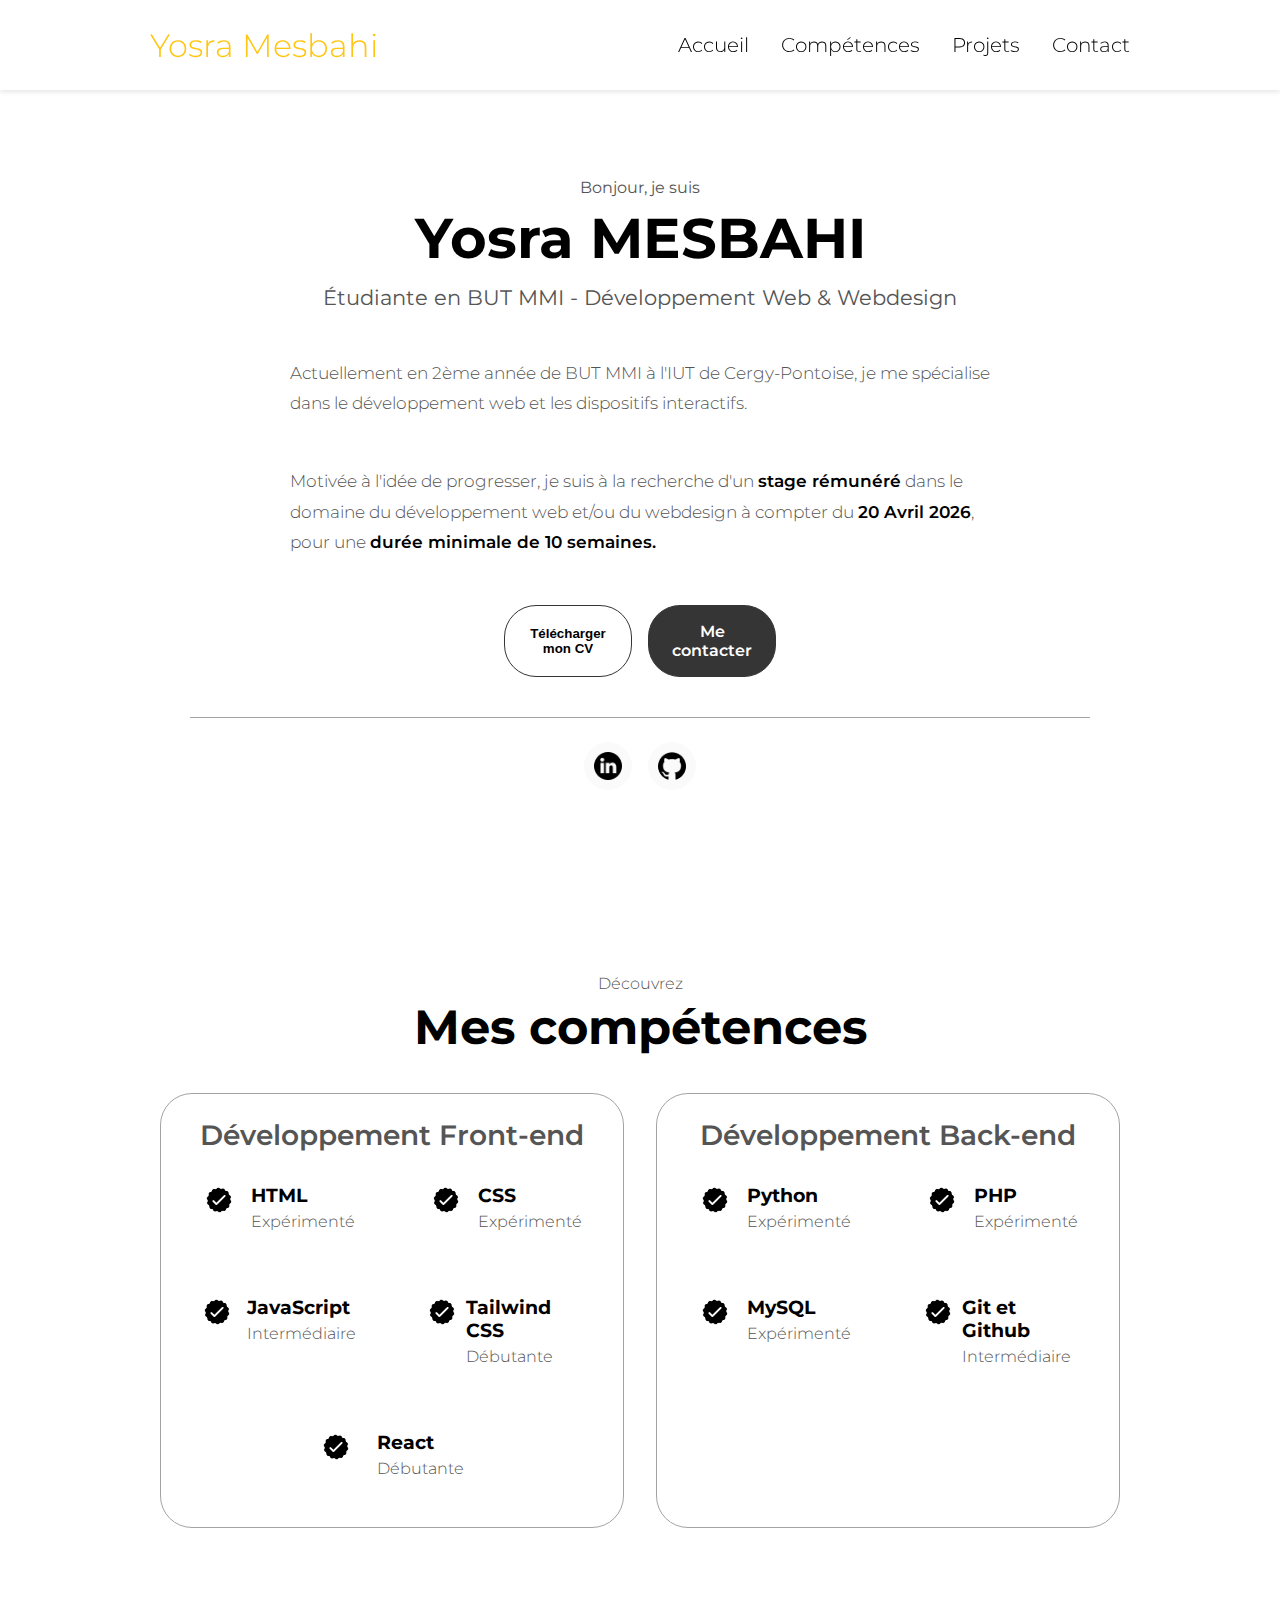
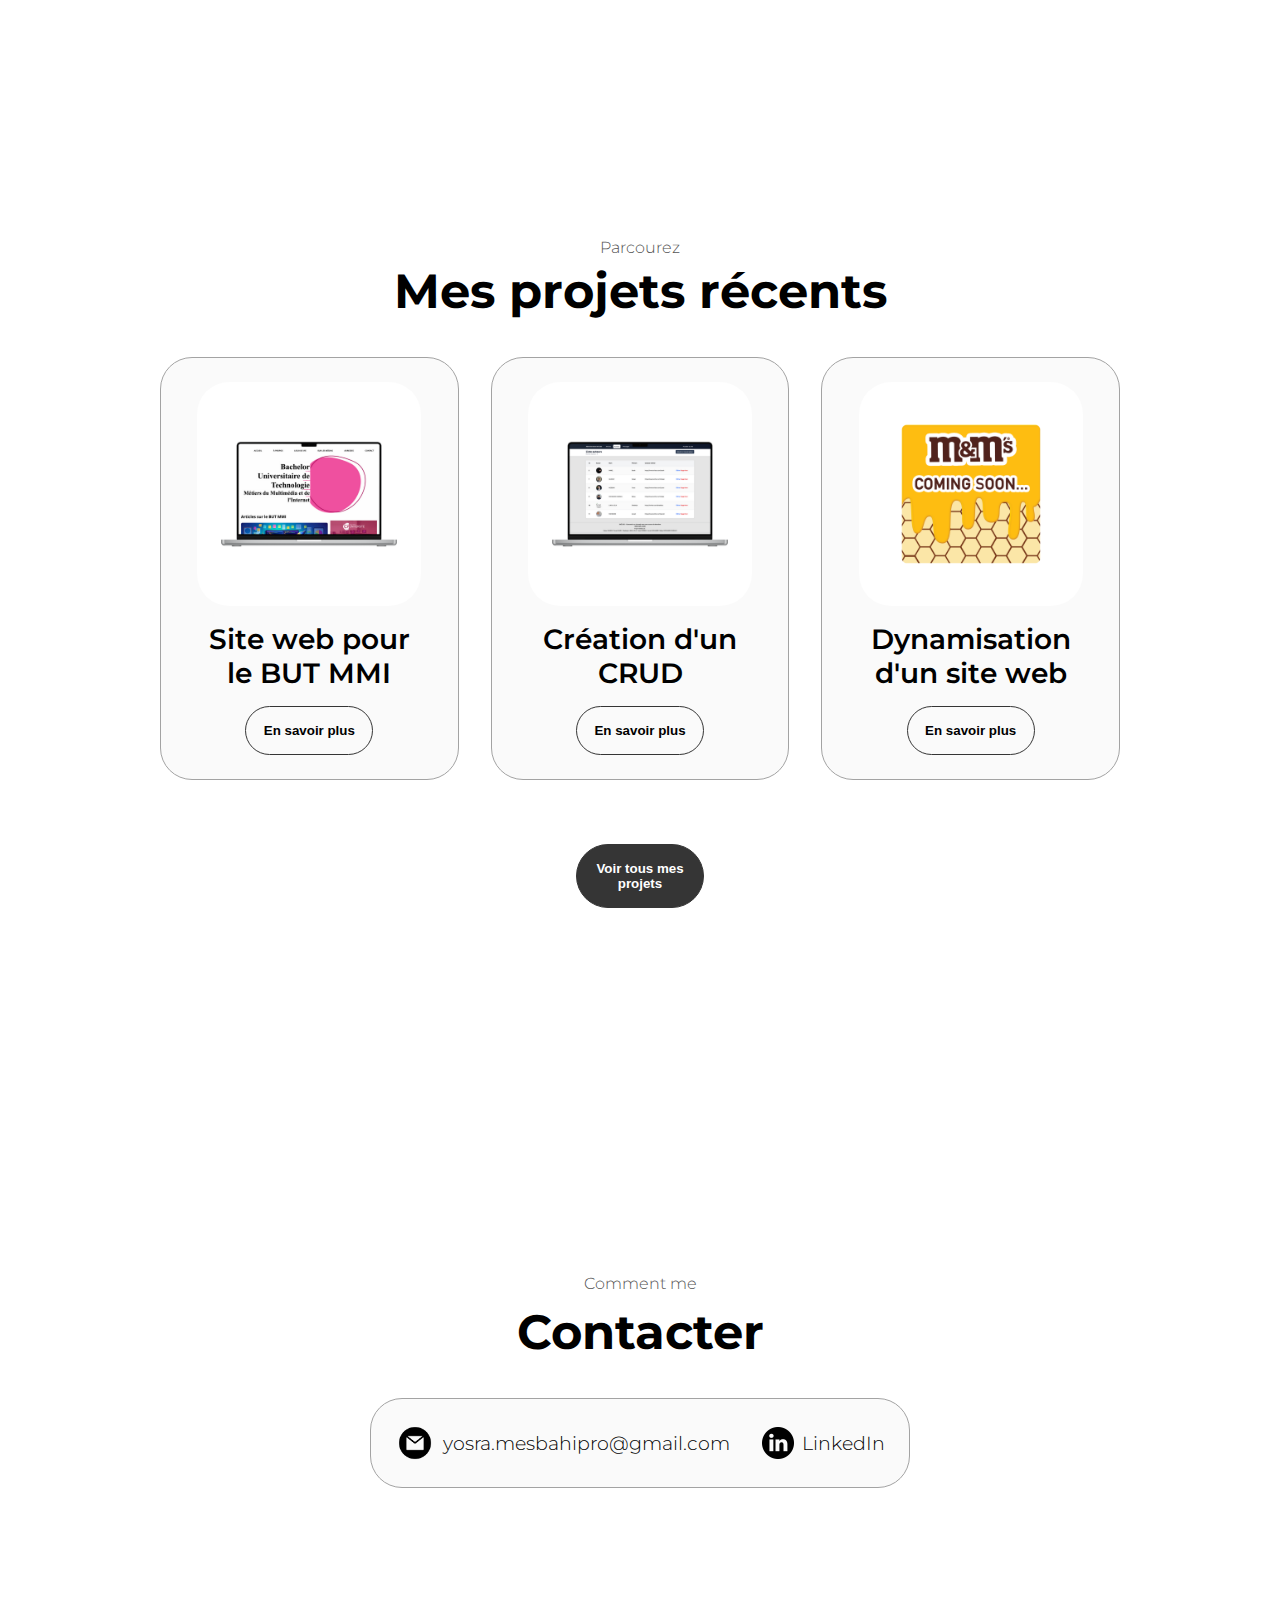
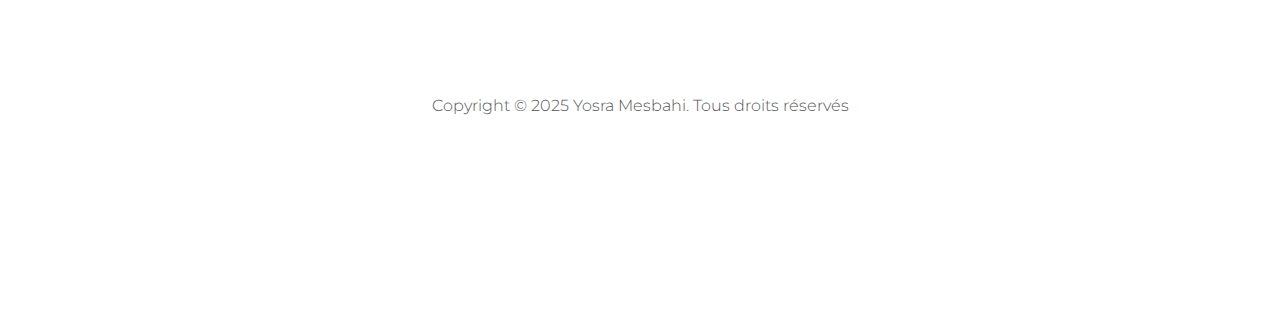
<file: index.html>
<!DOCTYPE html>
<html lang="fr">
  <head>
    <meta charset="UTF-8" />
    <meta name="viewport" content="width=device-width, initial-scale=1.0" />
    <meta
      name="description"
      content="Portfolio de Yosra Mesbahi, étudiante en BUT MMI. Découvrez mes projets en développement web et webdesign. Recherche de stage dès avril 2026."
    />
    <meta
      name="keywords"
      content="Yosra Mesbahi, développement web, webdesign, BUT MMI, portfolio, stage développeur front-end, IUT Cergy-Pontoise"
    />
    <meta name="author" content="Yosra Mesbahi" />

    <meta property="og:type" content="website" />
    <meta
      property="og:url"
      content="https://yosramesbahi.github.io/portfolio/"
    />
    <meta
      property="og:title"
      content="Yosra Mesbahi - Portfolio Étudiante BUT MMI"
    />
    <meta
      property="og:description"
      content="Développement web, design et projets créatifs. En recherche de stage pour avril 2026."
    />
    <meta
      property="og:image"
      content="https://yosramesbahi.github.io/portfolio/assets/image-profile.png"
    />

    <meta property="twitter:card" content="summary_large_image" />
    <meta property="twitter:title" content="Yosra Mesbahi - Portfolio" />
    <meta
      property="twitter:description"
      content="Découvrez mes compétences en développement web."
    />
    <meta
      property="twitter:image"
      content="https://yosramesbahi.github.io/portfolio/assets/image-profile.png"
    />
    <!-- Favicon -->
    <link rel="icon" type="image/x-icon" href="./assets/favicon.ico" />

    <title>Mon portfolio - Yosra Mesbahi</title>
    <link rel="stylesheet" href="style.css" />
    <link rel="stylesheet" href="mediaqueries.css" />
  </head>

  <body>
    <header>
      <nav id="desktop-nav">
        <div>
          <a href="index.html" class="logo"> Yosra Mesbahi</a>
        </div>
        <div>
          <ul class="nav-links">
            <li><a href="#profile">Accueil</a></li>
            <li><a href="#competences">Compétences</a></li>
            <li><a href="#projets">Projets</a></li>
            <li><a href="#contact">Contact</a></li>
          </ul>
        </div>
      </nav>
      <nav id="hamburger-nav">
        <div>
          <a href="index.html" class="logo"> Yosra Mesbahi</a>
        </div>
        <div class="hamburger-menu">
          <div class="hamburger-icon">
            <span></span>
            <span></span>
            <span></span>
          </div>
          <div class="menu-links">
            <ul>
              <li><a href="#profile">Accueil</a></li>
              <li><a href="#competences">Compétences</a></li>
              <li><a href="#projets">Projets</a></li>
              <li><a href="#contact">Contact</a></li>
            </ul>
          </div>
        </div>
      </nav>
    </header>

    <main id="main">
      <!-- ========== SECTION HERO FUSIONNÉE ========== -->
      <section id="profile">
        <div class="hero-container">
          <!-- En-tête -->
          <div class="hero-header">
            <p class="hero-greeting">Bonjour, je suis</p>
            <h1 class="hero-name">Yosra MESBAHI</h1>
            <p class="hero-title">
              Étudiante en BUT MMI - Développement Web & Webdesign
            </p>
          </div>

          <!-- Bio -->
          <p class="hero-bio">
            Actuellement en 2ème année de BUT MMI à l'IUT de Cergy-Pontoise, je
            me spécialise dans le développement web et les dispositifs
            interactifs.
          </p>

          <p class="hero-bio">
            Motivée à l'idée de progresser, je suis à la recherche d'un
            <strong> stage rémunéré</strong> dans le domaine du développement
            web et/ou du webdesign à compter du <strong>20 Avril 2026</strong>,
            pour une <strong>durée minimale de 10 semaines.</strong>
          </p>

          <!-- Boutons d'action -->
          <div class="hero-actions">
            <button class="btn btn-color-2" data-action="download-cv">
              Télécharger mon CV
            </button>
            <a href="#contact" class="btn btn-color-1"> Me contacter </a>
          </div>

          <!-- Réseaux sociaux -->
          <div class="hero-socials">
            <img
              src="./assets/linkedin.png"
              alt="Profil LinkedIn de Yosra Mesbahi"
              class="social-icon"
              data-social="linkedin"
            />
            <img
              src="./assets/github.png"
              alt="Profil GitHub de Yosra Mesbahi"
              class="social-icon"
              data-social="github"
            />
          </div>
        </div>
      </section>

      <!-- ========== SECTION COMPÉTENCES ========== -->
      <section id="competences">
        <p class="section__text__p1">Découvrez</p>
        <h2 class="title">Mes compétences</h2>
        <div class="experience-details-container">
          <div class="about-containers">
            <div class="details-container">
              <h3 class="experience-sub-title">Développement Front-end</h3>
              <div class="article-container">
                <article>
                  <img
                    src="./assets/checkmark.png"
                    alt="experience icon"
                    class="icon"
                  />
                  <div>
                    <h3>HTML</h3>
                    <p>Expérimenté</p>
                  </div>
                </article>
                <article>
                  <img
                    src="./assets/checkmark.png"
                    alt="experience icon"
                    class="icon"
                  />
                  <div>
                    <h3>CSS</h3>
                    <p>Expérimenté</p>
                  </div>
                </article>
                <article>
                  <img
                    src="./assets/checkmark.png"
                    alt="experience icon"
                    class="icon"
                  />
                  <div>
                    <h3>JavaScript</h3>
                    <p>Intermédiaire</p>
                  </div>
                </article>
                <article>
                  <img
                    src="./assets/checkmark.png"
                    alt="experience icon"
                    class="icon"
                  />
                  <div>
                    <h3>Tailwind CSS</h3>
                    <p>Débutante</p>
                  </div>
                </article>
                <article>
                  <img
                    src="./assets/checkmark.png"
                    alt="experience icon"
                    class="icon"
                  />
                  <div>
                    <h3>React</h3>
                    <p>Débutante</p>
                  </div>
                </article>
              </div>
            </div>
            <div class="details-container">
              <h3 class="experience-sub-title">Développement Back-end</h3>
              <div class="article-container">
                <article>
                  <img
                    src="./assets/checkmark.png"
                    alt="experience icon"
                    class="icon"
                  />
                  <div>
                    <h3>Python</h3>
                    <p>Expérimenté</p>
                  </div>
                </article>
                <article>
                  <img
                    src="./assets/checkmark.png"
                    alt="experience icon"
                    class="icon"
                  />
                  <div>
                    <h3>PHP</h3>
                    <p>Expérimenté</p>
                  </div>
                </article>
                <article>
                  <img
                    src="./assets/checkmark.png"
                    alt="experience icon"
                    class="icon"
                  />
                  <div>
                    <h3>MySQL</h3>
                    <p>Expérimenté</p>
                  </div>
                </article>
                <article>
                  <img
                    src="./assets/checkmark.png"
                    alt="experience icon"
                    class="icon"
                  />
                  <div>
                    <h3>Git et Github</h3>
                    <p>Intermédiaire</p>
                  </div>
                </article>
              </div>
            </div>
          </div>
        </div>
      </section>

      <!-- ========== SECTION PROJETS ========== -->
      <section id="projets">
        <p class="section__text__p1">Parcourez</p>
        <h2 class="title">Mes projets récents</h2>

        <div class="experience-details-container">
          <div class="about-containers">
            <!-- ========== PROJET 1 ========== -->
            <div class="details-container color-container">
              <div class="article-container">
                <img
                  src="./assets/Projet-1.png"
                  alt="Capture d'écran du site web BUT MMI"
                  class="project-img"
                />
              </div>
              <h3 class="experience-sub-title project-title">
                Site web pour le BUT MMI
              </h3>
              <button
                class="btn btn-color-2 btn-detail"
                data-project-id="1"
                aria-label="En savoir plus sur le projet Site web pour le BUT MMI"
              >
                En savoir plus
              </button>
            </div>

            <!-- ========== PROJET 2 ========== -->
            <div class="details-container color-container">
              <div class="article-container">
                <img
                  src="./assets/Projet-2.png"
                  alt="Capture d'écran du projet CRUD"
                  class="project-img"
                />
              </div>
              <h3 class="experience-sub-title project-title">
                Création d'un CRUD
              </h3>
              <button
                class="btn btn-color-2 btn-detail"
                data-project-id="2"
                aria-label="En savoir plus sur le projet Création d'un CRUD"
              >
                En savoir plus
              </button>
            </div>

            <!-- ========== PROJET 3 ========== -->
            <div class="details-container color-container">
              <div class="article-container">
                <img
                  src="./assets/Projet-3.png"
                  alt="Capture d'écran du site Mamba"
                  class="project-img"
                />
              </div>
              <h3 class="experience-sub-title project-title">
                Dynamisation d'un site web
              </h3>
              <button
                class="btn btn-color-2 btn-detail"
                data-project-id="3"
                aria-label="En savoir plus sur le projet Dynamisation d'un site web"
              >
                En savoir plus
              </button>
            </div>
          </div>
        </div>
        <button
          id="voir-projet"
          class="btn btn-color-1"
          data-action="voir-projets"
        >
          Voir tous mes projets
        </button>
      </section>

      <!-- ========== SECTION CONTACT ========== -->
      <section id="contact">
        <p class="section__text__p1">Comment me</p>
        <h2 class="title">Contacter</h2>
        <div class="contact-info-upper-container">
          <div class="contact-info-container">
            <img
              src="./assets/email.png"
              alt="Icône email"
              class="icon contact-icon email-icon"
            />
            <p class="p-contact">
              <a href="mailto:yosra.mesbahipro@gmail.com"
                >yosra.mesbahipro@gmail.com</a
              >
            </p>
          </div>
          <div class="contact-info-container">
            <img
              src="./assets/linkedin.png"
              alt="Icône LinkedIn"
              class="icon contact-icon"
            />
            <p class="p-contact">
              <a
                href="https://www.linkedin.com/in/yosra-mesbahi"
                target="_blank"
                rel="noopener noreferrer"
                >LinkedIn</a
              >
            </p>
          </div>
        </div>
      </section>
    </main>

    <footer>
      <p>Copyright © 2025 Yosra Mesbahi. Tous droits réservés</p>
    </footer>

    <script src="script.js"></script>
    <div id="modal-placeholder"></div>
  </body>
</html>
</file>
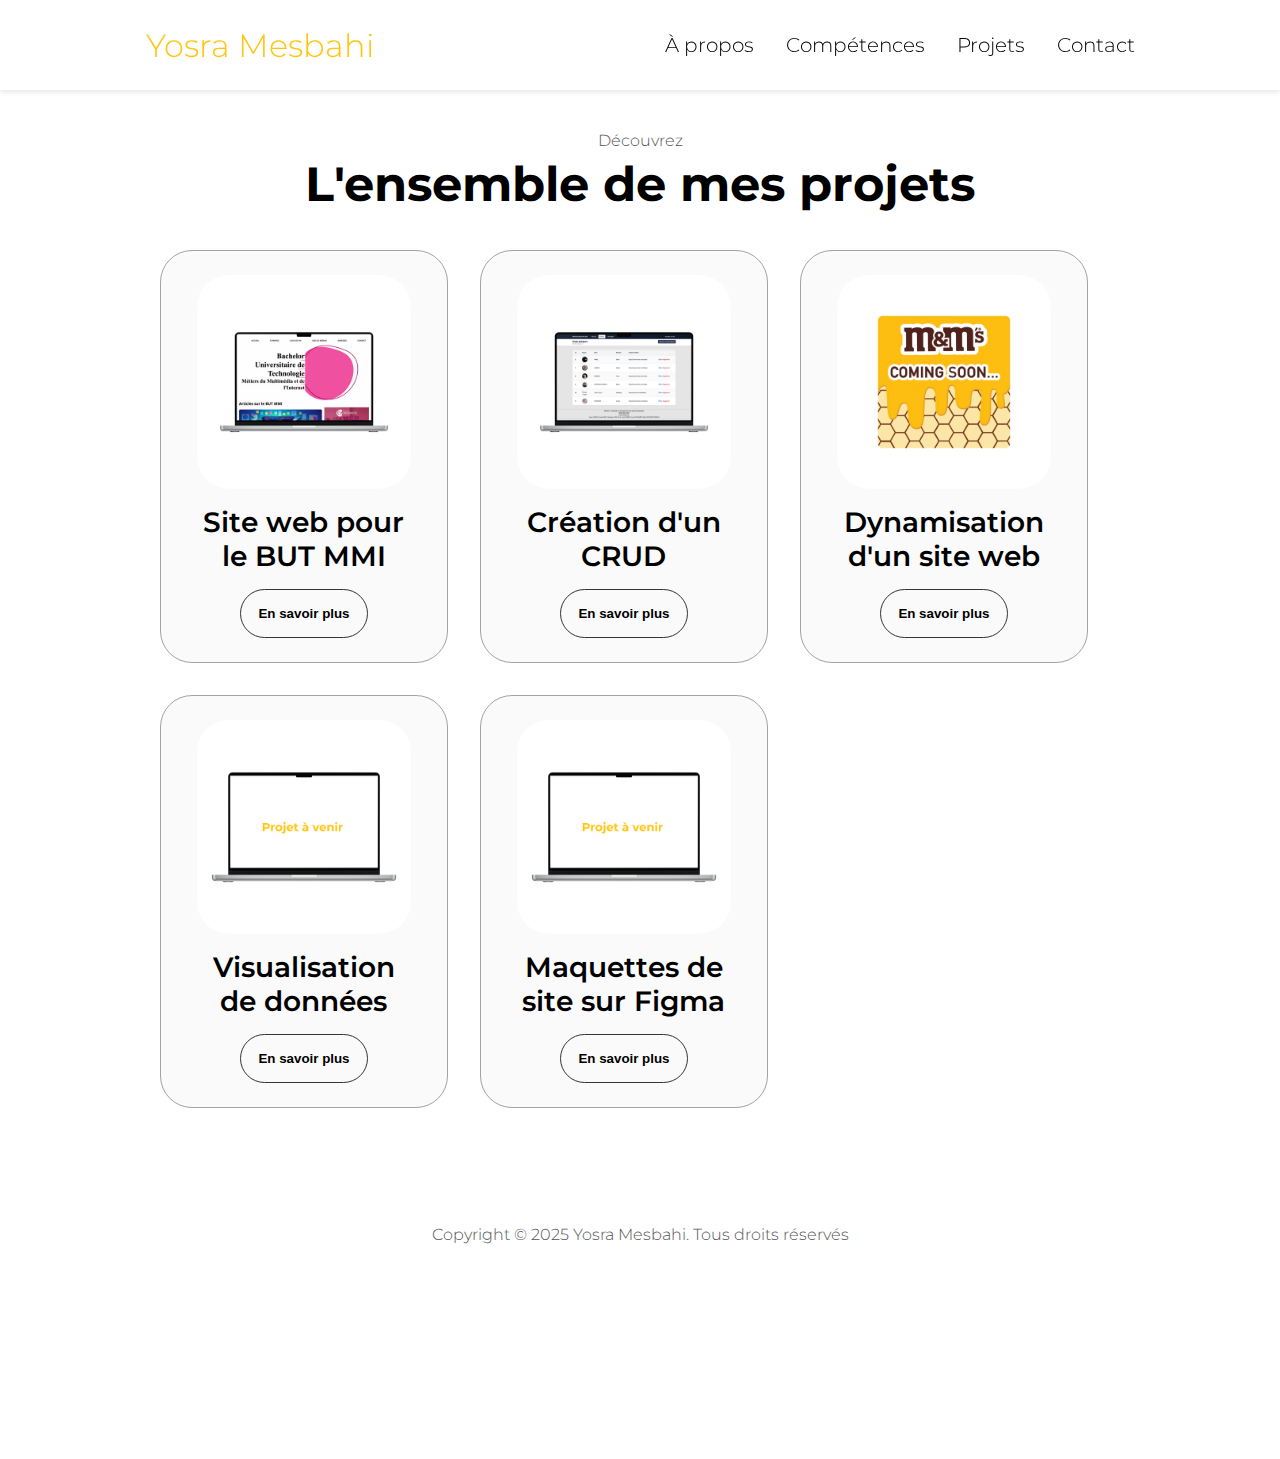
<file: projets.html>
<!DOCTYPE html>
<html lang="fr">
  <head>
    <meta charset="UTF-8" />
    <meta name="viewport" content="width=device-width, initial-scale=1.0" />
    <meta
      name="description"
      content="Portfolio de Yosra Mesbahi, étudiante en BUT MMI. Découvrez mes projets en développement web et webdesign. Recherche de stage dès avril 2026."
    />
    <meta
      name="keywords"
      content="Yosra Mesbahi, développement web, webdesign, BUT MMI, portfolio, stage développeur front-end, IUT Cergy-Pontoise"
    />
    <meta name="author" content="Yosra Mesbahi" />

    <meta property="og:type" content="website" />
    <meta property="og:url" content="https://yosramesbahi.github.io/portfolio/" />
    <meta
      property="og:title"
      content="Yosra Mesbahi - Portfolio Étudiante BUT MMI"
    />
    <meta
      property="og:description"
      content="Développement web, design et projets créatifs. En recherche de stage pour avril 2026."
    />
    <meta
      property="og:image"
      content="https://yosramesbahi.fr/assets/image-profile.png"
    />

    <meta property="twitter:card" content="summary_large_image" />
    <meta property="twitter:title" content="Yosra Mesbahi - Portfolio" />
    <meta
      property="twitter:description"
      content="Découvrez mes compétences en développement web."
    />
    <meta
      property="twitter:image"
      content="https://votre-site.com/assets/image-profile.png"
    />
    <!-- Favicon -->
    <link rel="icon" type="image/x-icon" href="./assets/favicon.ico" />

    <title>Mes Projets - Yosra Mesbahi</title>
    <link rel="stylesheet" href="style.css" />
    <link rel="stylesheet" href="mediaqueries.css" />
  </head>

  <body>
    <header>
      <nav id="desktop-nav">
        <div>
          <a href="index.html" class="logo"> Yosra Mesbahi</a>
        </div>
        <div>
          <ul class="nav-links">
            <li><a href="index.html#apropos">À propos</a></li>
            <li><a href="index.html#competences">Compétences</a></li>
            <li><a href="projets.html">Projets</a></li>
            <li><a href="index.html#contact">Contact</a></li>
          </ul>
        </div>
      </nav>
      <nav id="hamburger-nav">
        <div>
          <a href="index.html" class="logo"> Yosra Mesbahi</a>
        </div>
        <div class="hamburger-menu">
          <div class="hamburger-icon">
            <span></span>
            <span></span>
            <span></span>
          </div>
          <div class="menu-links">
            <ul>
              <li><a href="index.html#apropos">À propos</a></li>
              <li><a href="index.html#competences">Compétences</a></li>
              <li><a href="projets.html">Projets</a></li>
              <li><a href="index.html#contact">Contact</a></li>
            </ul>
          </div>
        </div>
      </nav>
    </header>

    <main id="main">
      <section id="all-projets">
        <p class="section__text__p1">Découvrez</p>
        <h1 class="title">L'ensemble de mes projets</h1>

        <div class="experience-details-container">
          <div class="about-containers" id="all-projects-grid">
            <!-- ========== PROJET 1 ========== -->
            <div class="details-container color-container">
              <div class="article-container">
                <img
                  src="./assets/Projet-1.png"
                  alt="Capture d'écran du site web BUT MMI"
                  class="project-img"
                />
              </div>
              <h2 class="experience-sub-title project-title">
                Site web pour le BUT MMI
              </h2>
              <button class="btn btn-color-2 btn-detail" data-project-id="1" aria-label="En savoir plus sur le projet Site web pour le BUT MMI">
                En savoir plus
              </button>
            </div>

            <!-- ========== PROJET 2 ========== -->
            <div class="details-container color-container">
              <div class="article-container">
                <img
                  src="./assets/Projet-2.png"
                  alt="Capture d'écran du projet CRUD"
                  class="project-img"
                />
              </div>
              <h2 class="experience-sub-title project-title">
                Création d'un CRUD
              </h2>
              <button class="btn btn-color-2 btn-detail" data-project-id="2" aria-label="En savoir plus sur le projet Création d'un CRUD">
                En savoir plus
              </button>
            </div>

            <!-- ========== PROJET 3 ========== -->
            <div class="details-container color-container">
              <div class="article-container">
                <img
                  src="./assets/Projet-3.png"
                  alt="Capture d'écran du site Mamba"
                  class="project-img"
                />
              </div>
              <h2 class="experience-sub-title project-title">
                Dynamisation d'un site web
              </h2>
              <button class="btn btn-color-2 btn-detail" data-project-id="3" aria-label="En savoir plus sur le projet Dynamisation d'un site web">
                En savoir plus
              </button>
            </div>

            <!-- ========== PROJET 4 ========== -->
            <div class="details-container color-container">
              <div class="article-container">
                <img
                  src="./assets/avenir.png"
                  alt="Projet à venir - Visualisation de données"
                  class="project-img"
                />
              </div>
              <h2 class="experience-sub-title project-title">
                Visualisation de données
              </h2>
              <button class="btn btn-color-2 btn-detail" data-project-id="4"aria-label="En savoir plus sur le projet Visualisation de données">
                En savoir plus
              </button>
            </div>

            <!-- ========== PROJET 5 ========== -->
            <div class="details-container color-container">
              <div class="article-container">
                <img
                  src="./assets/avenir.png"
                  alt="Projet à venir - Maquettes Figma"
                  class="project-img"
                />
              </div>
              <h2 class="experience-sub-title project-title">
                Maquettes de site sur Figma
              </h2>
              <button class="btn btn-color-2 btn-detail" data-project-id="5" aria-label="En savoir plus sur le projet Maquettes de site sur Figma">
                En savoir plus
              </button>
            </div>
          </div>
        </div>
      </section>
    </main>
    <footer>
      <p>Copyright © 2025 Yosra Mesbahi. Tous droits réservés</p>
    </footer>
    <script src="script.js"></script>
    <div id="modal-placeholder"></div>
  </body>
</html>
</file>
<file: style.css>
/* ============= IMPORTS ============= */
@import url('https://fonts.googleapis.com/css2?family=Montserrat:wght@300;400;500;600&display=swap');

/* ============= VARIABLES CSS ============= */
:root {
    /* Couleurs */
    --color-primary: #FFC50F;
    --color-text: rgb(85, 85, 85);
    --color-dark: rgb(53, 53, 53);
    --color-border: rgb(163, 163, 163);
    --color-bg-light: rgb(250, 250, 250);
    --color-white: rgb(255, 255, 255);
    --color-black: rgb(0, 0, 0);
    
    /* Espacements */
    --gap-sm: 0.5rem;
    --gap-md: 1rem;
    --gap-lg: 2rem;
    --gap-xl: 4rem;
    --gap-xxl: 5rem;
    
    /* Marges */
    --margin-sm: 1rem;
    --margin-md: 2rem;
    --margin-lg: 5rem;
    --margin-xl: 10rem;
    
    /* Paddings */
    --padding-sm: 0.5rem;
    --padding-md: 1rem;
    --padding-lg: 1.5rem;
    
    /* Border */
    --border-width: 0.1rem;
    --border-radius-sm: 1rem;
    --border-radius-md: 2rem;
    --border-style: solid;
    
    /* Transitions */
    --transition-fast: all 300ms ease;
    --transition-smooth: all 0.3s ease-in-out;
    
    /* Tailles */
    --icon-size: 2rem;
    --icon-size-lg: 2.5rem;
    --profile-img-size: 400px;
    --btn-width: 8rem;
    --btn-padding: 1rem;
    
    /* Hauteurs sections */
    --nav-height: 10vh;
    --section-height: 96vh;
    --profile-height: 83vh;
    --contact-height: 70vh;
    --footer-height: 26vh;
    
    /* Font sizes */
    --font-sm: 1rem;
    --font-md: 1.25rem;
    --font-lg: 1.75rem;
    --font-xl: 2rem;
    --font-xxl: 3rem;
}

/* ============= RESET ============= */
* {
    margin: 0;
    padding: 0;
    box-sizing: border-box;
}

html {
    scroll-behavior: smooth;
}

body {
    font-family: "Montserrat", sans-serif;
    font-optical-sizing: auto;
    font-weight: 300;
    font-style: normal;
    padding-top: var(--nav-height);
}

/* ============= TYPOGRAPHIE ============= */
p {
    color: var(--color-text);
    margin-top: 5px;
    margin-bottom: 25px;
}

a {
    color: var(--color-black);
    text-decoration: none;
    text-decoration-color: var(--color-white);
    transition: var(--transition-fast);
}

a:hover {
    color: var(--color-primary);
}

.title {
    font-size: var(--font-xxl);
    text-align: center;
    margin-top: 5px;
    margin-bottom: 5px;
}

.section__text__p1 {
    text-align: center;
    margin-top: 5px;
    margin-bottom: 5px;
}

.section__text__p2 {
    font-size: var(--font-lg);
    margin-bottom: var(--margin-sm);
}

.bold {
    font-weight: 600;
}

/* ============= NAVIGATION DESKTOP ============= */
nav {
    display: flex;
    justify-content: space-around;
    align-items: center;
    height: var(--nav-height);
    position: fixed;
    top: 0;
    width: 100%;
    background-color: var(--color-white);
    z-index: 1000;
    box-shadow: 0 2px 5px rgba(0, 0, 0, 0.1);
}

.nav-links {
    display: flex;
    gap: var(--gap-lg);
    list-style: none;
    font-size: var(--font-md);
}

.logo {
    font-size: var(--font-xl);
    color: var(--color-primary);
}

.logo:hover {
    cursor: default;
}

/* ============= NAVIGATION HAMBURGER ============= */
#hamburger-nav {
    display: none;
}

.hamburger-menu {
    position: relative;
    display: inline-block;
}

.hamburger-icon {
    display: flex;
    flex-direction: column;
    justify-content: space-between;
    height: 24px;
    width: 30px;
    cursor: pointer;
}

.hamburger-icon span {
    width: 100%;
    height: 2px;
    background-color: var(--color-black);
    transition: var(--transition-smooth);
}

.menu-links {
    position: absolute;
    top: 100%;
    right: 0;
    background-color: var(--color-white);
    width: fit-content;
    max-height: 0;
    overflow: hidden;
    transition: var(--transition-smooth);
}

.menu-links li {
    list-style: none;
}

.menu-links a {
    display: block;
    padding: 10px;
    text-align: center;
    font-size: var(--font-md);
    color: var(--color-black);
    transition: var(--transition-smooth);
}

.menu-links.open {
    max-height: 300px;
}

.hamburger-icon.open span:first-child {
    transform: rotate(45deg) translate(10px, 5px);
}

.hamburger-icon.open span:nth-child(2) {
    opacity: 0;
}

.hamburger-icon.open span:last-child {
    transform: rotate(-45deg) translate(10px, -5px);
}

/* ============= SECTIONS ============= */
section {
    padding-top: 4vh;
    height: var(--section-height);
    margin: 0 var(--margin-xl);
    min-height: fit-content;
}

#all-projets {
    min-height: auto;
    height: auto;
    padding-bottom: 3rem;
}

.section-container {
    display: flex;
    gap: var(--gap-xl);
    height: 80%;
}

/* ============= HERO SECTION (PROFILE + À PROPOS FUSIONNÉS) ============= */
#profile {
    display: flex;
    justify-content: center;
    align-items: center;
    height: auto;
    min-height: var(--profile-height);
}

.hero-container {
    max-width: 900px;
    margin: 0 auto;
    text-align: center;
    padding: 2rem 0;
    width: 100%;
}

/* En-tête */
.hero-header {
    margin-bottom: 3rem;
}

.hero-greeting {
    font-size: var(--font-sm);
    color: var(--color-text);
    margin-bottom: var(--gap-sm);
    font-weight: 400;
}

.hero-name {
    font-size: 3.5rem;
    font-weight: 700;
    color: var(--color-black);
    margin-bottom: 0.8rem;
    line-height: 1.2;
}

.hero-title {
    font-size: 1.3rem;
    color: var(--color-text);
    font-weight: 400;
}

/* Bio */
.hero-bio {
    font-size: 1.05rem;
    color: var(--color-text);
    line-height: 1.8;
    margin-bottom: 3rem;
    max-width: 700px;
    margin-left: auto;
    margin-right: auto;
    text-align: left;
}

.hero-bio strong {
    color: var(--color-black);
    font-weight: 600;
}

/* Actions */
.hero-actions {
    display: flex;
    justify-content: center;
    gap: var(--gap-md);
    margin-bottom: 2.5rem;
}

/* Réseaux sociaux */
.hero-socials {
    display: flex;
    justify-content: center;
    gap: var(--gap-md);
    padding-top: var(--padding-lg);
    border-top: var(--border-width) solid var(--color-border);
}

.social-icon {
    width: 48px;
    height: 48px;
    cursor: pointer;
    transition: var(--transition-fast);
    padding: 0.6rem;
    border-radius: 50%;
    background: var(--color-bg-light);
}

.social-icon:hover {
    background: var(--color-primary);
    transform: translateY(-3px);
}

/* Animations */
@keyframes fadeInUp {
    from {
        opacity: 0;
        transform: translateY(20px);
    }
    to {
        opacity: 1;
        transform: translateY(0);
    }
}

.hero-container > * {
    animation: fadeInUp 0.6s ease-out backwards;
}

.hero-header { animation-delay: 0.1s; }
.hero-cta { animation-delay: 0.3s; }
.hero-bio { animation-delay: 0.4s; }
.hero-actions { animation-delay: 0.5s; }
.hero-socials { animation-delay: 0.6s; }

/* ============= ICONS ============= */
.icon {
    cursor: pointer;
    height: var(--icon-size);
}

.icon:hover{
  transform: scale(1.1);
  opacity: 0.8;
}

.arrow {
    position: absolute;
    right: -5rem;
    bottom: 2.5rem;
}

article .icon {
    cursor: default;
}

/* ============= BUTTONS ============= */
.btn-container {
    display: flex;
    justify-content: center;
    gap: var(--gap-md);
}

.btn {
    font-weight: 600;
    transition: var(--transition-fast);
    padding: var(--btn-padding);
    width: var(--btn-width);
    border-radius: var(--border-radius-md);
    cursor: pointer;
}

.btn-color-1,
.btn-color-2 {
    border: var(--border-width) var(--border-style) var(--color-dark);
}

.btn-color-1,
.btn-color-2:hover {
    background: var(--color-dark);
    color: var(--color-white);
}

.btn-color-1:hover {
    background: var(--color-black);
}

.btn-color-2 {
    background: none;
}

.btn-color-2:hover {
    border: var(--border-width) var(--border-style) var(--color-white);
}

.btn.disabled {
    opacity: 0.5;
    cursor: not-allowed;
    background: var(--color-border);
    color: var(--color-white);
    border-color: var(--color-border);
}

.btn.disabled:hover {
    background: var(--color-border);
    border-color: var(--color-border);
}

/* ============= ABOUT CONTAINERS ============= */
.about-containers {
    display: flex;
    gap: var(--gap-lg);
    margin-bottom: var(--margin-md);
    margin-top: var(--margin-md);
}

.about-details-container {
    display: flex;
    justify-content: center;
    flex-direction: column;
}

.details-container {
    padding: var(--padding-lg);
    flex: 1;
    background: var(--color-white);
    border-radius: var(--border-radius-md);
    border: var(--border-width) var(--border-style) var(--color-dark);
    border-color: var(--color-border);
    text-align: center;
}

.text-container p {
    margin-bottom: 0;
}

/* ============= EXPERIENCE/SKILLS SECTION ============= */
#competences {
    position: relative;
}

.experience-sub-title {
    color: var(--color-text);
    font-weight: 600;
    font-size: var(--font-lg);
    margin-bottom: var(--margin-md);
}

.experience-details-container {
    display: flex;
    justify-content: center;
    flex-direction: column;
}

.article-container {
    display: flex;
    text-align: initial;
    flex-wrap: wrap;
    flex-direction: row;
    gap: 2.5rem;
    justify-content: space-around;
}

article {
    display: flex;
    width: 10rem;
    justify-content: space-around;
    gap: var(--gap-sm);
}

/* ============= PROJECTS SECTION ============= */
#projets {
    position: relative;
}

.color-container {
    border-color: var(--color-border);
    background: var(--color-bg-light);
}

.project-img {
    border-radius: var(--border-radius-md);
    width: 90%;
    height: 90%;
}

.project-title {
    margin: var(--margin-sm);
    color: var(--color-black);
}

.project-btn {
    color: var(--color-black);
    border-color: var(--color-border);
}

/* Style spécial pour les boutons "En savoir plus" */
.project-btn.btn-color-1 {
    background-color: var(--color-bg-light);
    color: var(--color-black);
    border: var(--border-width) var(--border-style) var(--color-border);
    transition: var(--transition-fast);
}

.project-btn.btn-color-1:hover {
    background-color: var(--color-bg-light);
    color: var(--color-primary);
    border-color: var(--color-border);
}

#voir-projet {
    margin-top: var(--margin-md);
    margin-bottom: var(--margin-md);
    display: block;
    margin-left: auto;
    margin-right: auto;
}

/* Page tous les projets */
#all-projets .about-containers {
    justify-content: flex-start;
    flex-wrap: wrap;
    gap: var(--gap-lg);
}

#all-projets .details-container {
    flex: 0 0 calc(33.333% - var(--gap-lg));
    max-width: calc(33.333% - var(--gap-lg));
}

#all-projets {
    min-height: 100vh;
    padding-bottom: var(--margin-lg);
}

/* ============= CONTACT SECTION ============= */
#contact {
    display: flex;
    justify-content: center;
    flex-direction: column;
    height: var(--contact-height);
}

.contact-info-upper-container {
    display: flex;
    justify-content: center;
    border-radius: var(--border-radius-md);
    border: var(--border-width) var(--border-style) var(--color-dark);
    border-color: var(--color-border);
    background: var(--color-bg-light);
    margin: var(--margin-md) auto;
    padding: var(--padding-sm);
}

.contact-info-container {
    display: flex;
    align-items: center;
    justify-content: center;
    gap: var(--gap-sm);
    margin: var(--margin-sm);
}

.contact-info-container p {
    font-size: larger;
    margin: 0;
}

.contact-icon {
    cursor: default;
}

.email-icon {
    height: var(--icon-size-lg);
}

/* ============= FOOTER ============= */
footer {
    height: var(--footer-height);
    margin: 0 var(--margin-sm);
}

footer p {
    text-align: center;
}

footer nav {
    height: fit-content;
}

/* ============= SYSTÈME DE MODALES V2 - STYLE AMÉLIORÉ ============= */

/* Container principal */
.modal-overlay {
  position: fixed;
  top: 0;
  left: 0;
  width: 100%;
  height: 100%;
  z-index: 9999;
  
  /* Caché par défaut */
  opacity: 0;
  visibility: hidden;
  pointer-events: none;
  
  /* Transitions fluides */
  transition: opacity 0.3s ease, visibility 0.3s ease;
  
  /* Centrage */
  display: flex;
  align-items: center;
  justify-content: center;
  padding: 1rem;
  
  /* Scroll interne si contenu trop long */
  overflow-y: auto;
}

/* État ouvert */
.modal-overlay.active {
  opacity: 1;
  visibility: visible;
  pointer-events: auto;
}

/* Backdrop (fond sombre cliquable) */
.modal-backdrop {
  position: fixed;
  top: 0;
  left: 0;
  width: 100%;
  height: 100%;
  background-color: rgba(0, 0, 0, 0.85);
  z-index: -1;
  cursor: pointer;
}

/* Boîte modale */
.modal-box {
  background-color: var(--color-white);
  border-radius: var(--border-radius-md);
  border: var(--border-width) var(--border-style) var(--color-border);
  max-width: 700px;
  width: 100%;
  max-height: 85vh;
  overflow-y: auto;
  position: relative;
  padding: 2.5rem;
  
  /* Animation d'entrée */
  transform: scale(0.9) translateY(20px);
  transition: transform 0.3s cubic-bezier(0.34, 1.56, 0.64, 1);
  
  /* Ombre portée subtile */
  box-shadow: 0 10px 40px rgba(0, 0, 0, 0.2);
  
  /* Focus visible */
  outline: none;
}

.modal-overlay.active .modal-box {
  transform: scale(1) translateY(0);
}

/* Bouton fermer */
.modal-close {
  position: absolute;
  top: 1rem;
  right: 1rem;
  width: 44px;
  height: 44px;
  
  /* Reset styles button */
  background: var(--color-bg-light);
  border: 2px solid var(--color-border);
  border-radius: 50%;
  
  font-size: 1.8rem;
  color: var(--color-text);
  cursor: pointer;
  
  display: flex;
  align-items: center;
  justify-content: center;
  
  transition: all 0.3s ease;
  
  /* Accessibilité */
  z-index: 10;
}

.modal-close:hover,
.modal-close:focus {
  background-color: var(--color-primary);
  border-color: var(--color-primary);
  color: var(--color-white);
  transform: rotate(90deg);
  outline: 2px solid var(--color-primary);
  outline-offset: 2px;
}

/* Contenu de la modale */
.modal-content-wrapper {
  display: flex;
  flex-direction: column;
  gap: 1.5rem;
}

/* Image modale - CACHÉE */
.modal-img {
  display: none !important;
}

/* Titre de la modale */
.modal-content-wrapper h2 {
  color: var(--color-black);
  font-size: 1.8rem;
  border-bottom: 3px solid var(--color-primary);
  padding-bottom: 0.5rem;
  margin: 0;
  margin-bottom: 1rem;
}

/* Description */
.modal-text {
  color: var(--color-text);
  line-height: 1.8;
  margin: 0;
  text-align: left;
}

/* Section Technologies */
.modal-tech {
  display: flex;
  flex-direction: column;
  gap: 0.8rem;
  padding: 1rem;
  background-color: var(--color-bg-light);
  border-radius: var(--border-radius-sm);
  border: 1px solid var(--color-border);
}

.modal-tech strong {
  color: var(--color-dark);
  font-size: 1.1rem;
  display: block;
  margin-bottom: 0.3rem;
}

#modal-tech-badges {
  display: flex;
  flex-wrap: wrap;
  gap: 0.5rem;
}

.tech-badge {
  display: inline-block;
  padding: 0.4rem 0.9rem;
  background-color: var(--color-white);
  border: 2px solid var(--color-border);
  border-radius: var(--border-radius-md);
  font-size: 0.9rem;
  color: var(--color-dark);
  font-weight: 500;
  transition: var(--transition-fast);
}

.tech-badge:hover {
  border-color: var(--color-primary);
  color: var(--color-primary);
  transform: translateY(-2px);
}

/* Section Compétences */
.modal-competences {
  display: flex;
  flex-direction: column;
  gap: 0.8rem;
  padding: 1rem;
  background-color: var(--color-bg-light);
  border-radius: var(--border-radius-sm);
  border: 1px solid var(--color-border);
}

.modal-competences strong {
  color: var(--color-dark);
  font-size: 1.1rem;
  display: block;
  margin-bottom: 0.5rem;
}

#modal-skills-list {
  margin: 0;
  padding-left: 0;
  list-style: none;
}

.modal-competences li {
  color: var(--color-text);
  line-height: 2;
  padding-left: 1.8rem;
  position: relative;
}

.modal-competences li::before {
  content: "✓";
  position: absolute;
  left: 0;
  color: var(--color-primary);
  font-weight: bold;
  font-size: 1.3rem;
}

/* Boutons actions */
.modal-buttons {
  display: flex;
  gap: var(--gap-md);
  margin-top: 1rem;
  padding-top: 1rem;
  border-top: 1px solid var(--color-border);
}

.modal-buttons .btn {
  flex: 1;
  text-align: center;
  text-decoration: none;
  display: inline-flex;
  align-items: center;
  justify-content: center;
  min-height: 44px;
}

/* Message projet en cours */
.modal-buttons p {
  width: 100%;
  text-align: center;
  color: var(--color-text);
  font-style: italic;
  margin: 0;
  padding: 1rem;
  background-color: var(--color-bg-light);
  border-radius: var(--border-radius-sm);
}

/* Gestion du scroll body quand modale ouverte */
body.modal-open {
  overflow: hidden;
  padding-right: var(--scrollbar-width, 0);
}

/* Scrollbar personnalisée pour la modale */
.modal-box::-webkit-scrollbar {
  width: 8px;
}

.modal-box::-webkit-scrollbar-track {
  background: var(--color-bg-light);
  border-radius: var(--border-radius-sm);
}

.modal-box::-webkit-scrollbar-thumb {
  background: var(--color-border);
  border-radius: var(--border-radius-sm);
}

.modal-box::-webkit-scrollbar-thumb:hover {
  background: var(--color-primary);
}

/* ============= RESPONSIVE MODALES ============= */

@media screen and (max-width: 768px) {
  .modal-box {
    padding: 2rem 1.5rem;
    max-height: 90vh;
    max-width: 95%;
  }
  
  .modal-close {
    top: 0.75rem;
    right: 0.75rem;
    width: 40px;
    height: 40px;
    font-size: 1.6rem;
  }
  
  .modal-content-wrapper h2 {
    font-size: 1.5rem;
    padding-right: 2.5rem; /* Éviter chevauchement avec bouton X */
  }
  
  .modal-tech,
  .modal-competences {
    padding: 0.8rem;
  }
}

@media screen and (max-width: 600px) {
  .modal-overlay {
    padding: 0.5rem;
  }
  
  .modal-box {
    padding: 1.5rem 1rem;
    max-width: 100%;
  }
  
  .modal-close {
    top: 0.5rem;
    right: 0.5rem;
    width: 36px;
    height: 36px;
    font-size: 1.4rem;
  }
  
  .modal-content-wrapper {
    gap: 1.2rem;
  }
  
  .modal-content-wrapper h2 {
    font-size: 1.3rem;
  }
  
  .modal-text {
    font-size: 0.95rem;
  }
  
  .modal-buttons {
    flex-direction: column;
    gap: 0.8rem;
  }
  
  .modal-buttons .btn {
    width: 100%;
  }
  
  .tech-badge {
    font-size: 0.85rem;
    padding: 0.3rem 0.7rem;
  }
  
  .modal-competences li {
    font-size: 0.95rem;
    line-height: 1.8;
  }
}

@media screen and (max-width: 480px) {
  .modal-box {
    padding: 1.2rem 0.8rem;
    border-radius: var(--border-radius-sm);
  }
  
  .modal-content-wrapper h2 {
    font-size: 1.2rem;
    padding-bottom: 0.4rem;
  }
  
  .modal-tech strong,
  .modal-competences strong {
    font-size: 1rem;
  }
}
</file>
<file: mediaqueries.css>
/* ============= MEDIA QUERIES OPTIMISÉES ============= */

/* ========== GRAND ÉCRAN (1400px et moins) ========== */
@media screen and (max-width: 1400px) {
    #profile {
        height: auto;
        min-height: 83vh;
        margin-bottom: 6rem;
    }
    
    .about-containers {
        flex-wrap: wrap;
    }
}

/* ========== DESKTOP MOYEN (1200px et moins) ========== */
@media screen and (max-width: 1200px) {
    /* Navigation */
    #desktop-nav {
        display: none;
    }
    
    #hamburger-nav {
        display: flex;
    }
    
    /* Sections */
    section {
        margin: 0 7%;
    }
    
    .arrow {
        display: none;
    }
    
    section, .section-container {
        height: fit-content;
    }
    
    #experience, .experience-details-container {
        margin-top: 2rem;
    }
}

/* ========== TABLETTE LARGE (992px et moins) ========== */
@media screen and (max-width: 992px) {
    /* Sections */
    section {
        margin: 0 5%;
    }
    
    /* Grid projets : passage à 2 colonnes */
    #all-projets .details-container {
        flex: 0 0 calc(50% - var(--gap-lg));
        max-width: calc(50% - var(--gap-lg));
    }
    
    /* Section projets page index : 3 cartes en 2-1 */
    #projets .about-containers {
        justify-content: flex-start;
    }
    
    #projets .details-container {
        flex: 0 0 calc(50% - var(--gap-lg));
        max-width: calc(50% - var(--gap-lg));
        min-width: calc(50% - var(--gap-lg));
    }
    
    /* Compétences */
    .article-container {
        gap: 2rem;
    }
    
    article {
        width: 9rem;
    }
    
    /* About */
    .about-containers {
        gap: 1.5rem;
    }
}

/* ========== TABLETTE (768px et moins) ========== */
@media screen and (max-width: 768px) {
    /* Typographie progressive */
    .title {
        font-size: 2.5rem;
    }
    
    .section__text__p2 {
        font-size: 1.5rem;
    }
    
    .logo {
        font-size: 1.75rem;
    }
    
    /* Sections */
    section {
        margin: 0 4%;
        padding-top: 3vh;
    }
    
    /* Profile / Hero */
    #profile {
        height: auto;
        min-height: 70vh;
        margin-bottom: 4rem;
    }
    
    /* Hero Section */
    .hero-name {
        font-size: 2.5rem;
    }
    
    .hero-title {
        font-size: 1.1rem;
    }
    
    .hero-cta {
        padding: 2rem 1.5rem;
    }
    
    .cta-main {
        font-size: 1.3rem;
    }
    
    .cta-details {
        flex-direction: column;
        gap: 1rem;
        text-align: center;
    }
    
    .hero-bio {
        font-size: 1rem;
        text-align: left;
        padding: 0 1rem;
    }
    
    .hero-actions {
        flex-direction: column;
        gap: 0.8rem;
        padding: 0 1rem;
    }
    
    .hero-actions .btn {
        width: 100%;
    }
    
    /* Projets page index : passage à 1 colonne */
    #projets .details-container {
        flex: 0 0 100%;
        max-width: 450px;
        margin: 0 auto;
    }
    
    #projets .about-containers {
        justify-content: center;
        gap: 2rem;
    }
    
    /* Boutons */
    .btn-container {
        flex-direction: column;
        align-items: center;
    }
    
    .btn {
        width: 12rem;
    }
    
    /* Contact */
    .contact-info-upper-container {
        flex-direction: column;
        gap: 1rem;
        padding: 1.5rem;
    }
    
    .contact-info-container {
        width: 100%;
        margin: 0.5rem 0;
    }
    
    /* Compétences */
    .experience-sub-title {
        font-size: 1.5rem;
    }
    
    .article-container {
        gap: 1.5rem;
        justify-content: center;
    }
}

/* ========== MOBILE LARGE (600px et moins) ========== */
@media screen and (max-width: 600px) {
    /* Typographie */
    .title {
        font-size: 2rem;
    }
    
    .section__text__p2 {
        font-size: 1.25rem;
    }
    
    .logo {
        font-size: 1.5rem;
    }
    
    .experience-sub-title {
        font-size: 1.25rem;
    }
    
    .contact-info-container, .nav-links li a {
        font-size: 1rem;
    }
    
    /* Navigation */
    .nav-links {
        flex-direction: column;
        gap: 0.5rem;
        text-align: center;
    }
    
    /* Sections */
    section {
        margin: 0 5%;
    }
    
    #profile {
        height: auto;
        min-height: 75vh;
        margin-bottom: 2rem;
    }
    
    /* Hero Section */
    .hero-container {
        padding: 1rem 0;
    }
    
    .hero-header {
        margin-bottom: 2rem;
    }
    
    #contact, footer {
        height: auto;
        min-height: 40vh;
    }
    
    footer nav {
        height: fit-content;
        margin-bottom: 2rem;
    }
    
    /* Grid projets : 1 colonne sur mobile */
    #all-projets .details-container,
    #projets .details-container {
        flex: 0 0 100%;
        max-width: 100%;
    }
    
    .about-containers, 
    .contact-info-upper-container, 
    .btn-container {
        flex-wrap: wrap;
    }
    
    .contact-info-container {
        margin: 0;
    }
    
    /* Compétences */
    article {
        width: 100%;
        max-width: 10rem;
        font-size: 1rem;
    }
    
    /* Boutons */
    .btn {
        width: 100%;
        max-width: 15rem;
    }
}

/* ========== MOBILE MOYEN (480px et moins) ========== */
@media screen and (max-width: 480px) {
    /* Typographie */
    .title {
        font-size: 1.75rem;
    }
    
    .section__text__p1 {
        font-size: 0.95rem;
    }
    
    .section__text__p2 {
        font-size: 1.1rem;
    }
    
    .experience-sub-title {
        font-size: 1.15rem;
    }
    
    /* Sections */
    section {
        margin: 0 4%;
        padding-top: 2vh;
    }
    
    #profile {
        min-height: 70vh;
        margin-bottom: 1.5rem;
    }
    
    /* Hero Section */
    .hero-name {
        font-size: 2rem;
    }
    
    .hero-title {
        font-size: 1rem;
    }
    
    .cta-badge {
        font-size: 0.75rem;
        padding: 0.4rem 1rem;
    }
    
    .cta-main {
        font-size: 1.15rem;
    }
    
    .hero-bio {
        font-size: 0.95rem;
    }
    
    .social-icon {
        width: 44px;
        height: 44px;
    }
    
    /* Navigation */
    .logo {
        font-size: 1.3rem;
    }
    
    /* Compétences */
    .article-container {
        gap: 1rem;
    }
    
    article {
        width: 100%;
        max-width: 8rem;
        font-size: 0.9rem;
    }
    
    /* Projets */
    .project-img {
        width: 100%;
        height: auto;
    }
    
    .project-title {
        font-size: 1.1rem;
        margin: 0.75rem;
    }
    
    #voir-projet {
        margin-top: 1.5rem;
        margin-bottom: 1.5rem;
    }
    
    /* Contact */
    .contact-info-container p {
        font-size: 0.95rem;
    }
    
    .email-icon {
        height: 2rem;
    }
    
    /* Icônes */
    .icon {
        height: 1.75rem;
    }
    
    /* Espacements réduits */
    .about-containers {
        gap: 1rem;
        margin-top: 1rem;
        margin-bottom: 1rem;
    }
}

/* ========== PETIT MOBILE (375px et moins) ========== */
@media screen and (max-width: 375px) {
    /* Typographie très compacte */
    .title {
        font-size: 1.5rem;
    }
    
    .section__text__p2 {
        font-size: 1rem;
    }
    
    .logo {
        font-size: 1.2rem;
    }
    
    /* Sections ultra-compactes */
    section {
        margin: 0 3%;
    }
    
    /* Hero Section */
    .hero-name {
        font-size: 1.75rem;
    }
    
    .cta-main {
        font-size: 1.05rem;
    }
    
    .hero-bio {
        font-size: 0.9rem;
    }
    
    /* Boutons */
    .btn {
        padding: 0.75rem;
        font-size: 0.9rem;
    }
    
    /* Compétences */
    article {
        max-width: 7rem;
        font-size: 0.85rem;
    }
    
    .experience-sub-title {
        font-size: 1rem;
    }
    
    /* Contact */
    .contact-info-upper-container {
        padding: 1rem;
    }
    
    .contact-info-container p {
        font-size: 0.85rem;
    }
}

/* ========== OPTIMISATIONS SUPPLÉMENTAIRES ========== */

/* Amélioration du menu hamburger sur toutes tailles */
@media screen and (max-width: 1200px) {
    .menu-links {
        box-shadow: 0 4px 6px rgba(0, 0, 0, 0.1);
        border-radius: 0 0 1rem 1rem;
        min-width: 200px;
    }
    
    .menu-links a {
        padding: 15px 20px;
        border-bottom: 1px solid rgba(163, 163, 163, 0.2);
    }
    
    .menu-links a:last-child {
        border-bottom: none;
    }
}

/* Amélioration des transitions sur tous écrans */
@media (prefers-reduced-motion: no-preference) {
    .btn, .icon, .tech-badge, .social-icon {
        transition: var(--transition-fast);
    }
}

/* Mode paysage pour mobiles */
@media screen and (max-height: 600px) and (orientation: landscape) {
    #profile {
        height: auto;
        min-height: 100vh;
        padding: 2rem 0;
    }
    
    section {
        padding-top: 2vh;
        min-height: 100vh;
    }
}

/* Accessibilité : focus visible amélioré sur tous écrans */
@media screen and (max-width: 768px) {
    a:focus-visible, 
    button:focus-visible, 
    .hamburger-icon:focus-visible {
        outline: 3px solid var(--color-primary);
        outline-offset: 3px;
    }
}

/* Touch targets sur mobile (minimum 44x44px recommandé) */
@media screen and (max-width: 600px) {
    .btn, 
    .menu-links a, 
    .hamburger-icon {
        min-height: 44px;
        min-width: 44px;
    }
    
    .icon {
        padding: 0.5rem;
        min-width: 44px;
        min-height: 44px;
        display: inline-flex;
        align-items: center;
        justify-content: center;
    }
}
</file>
